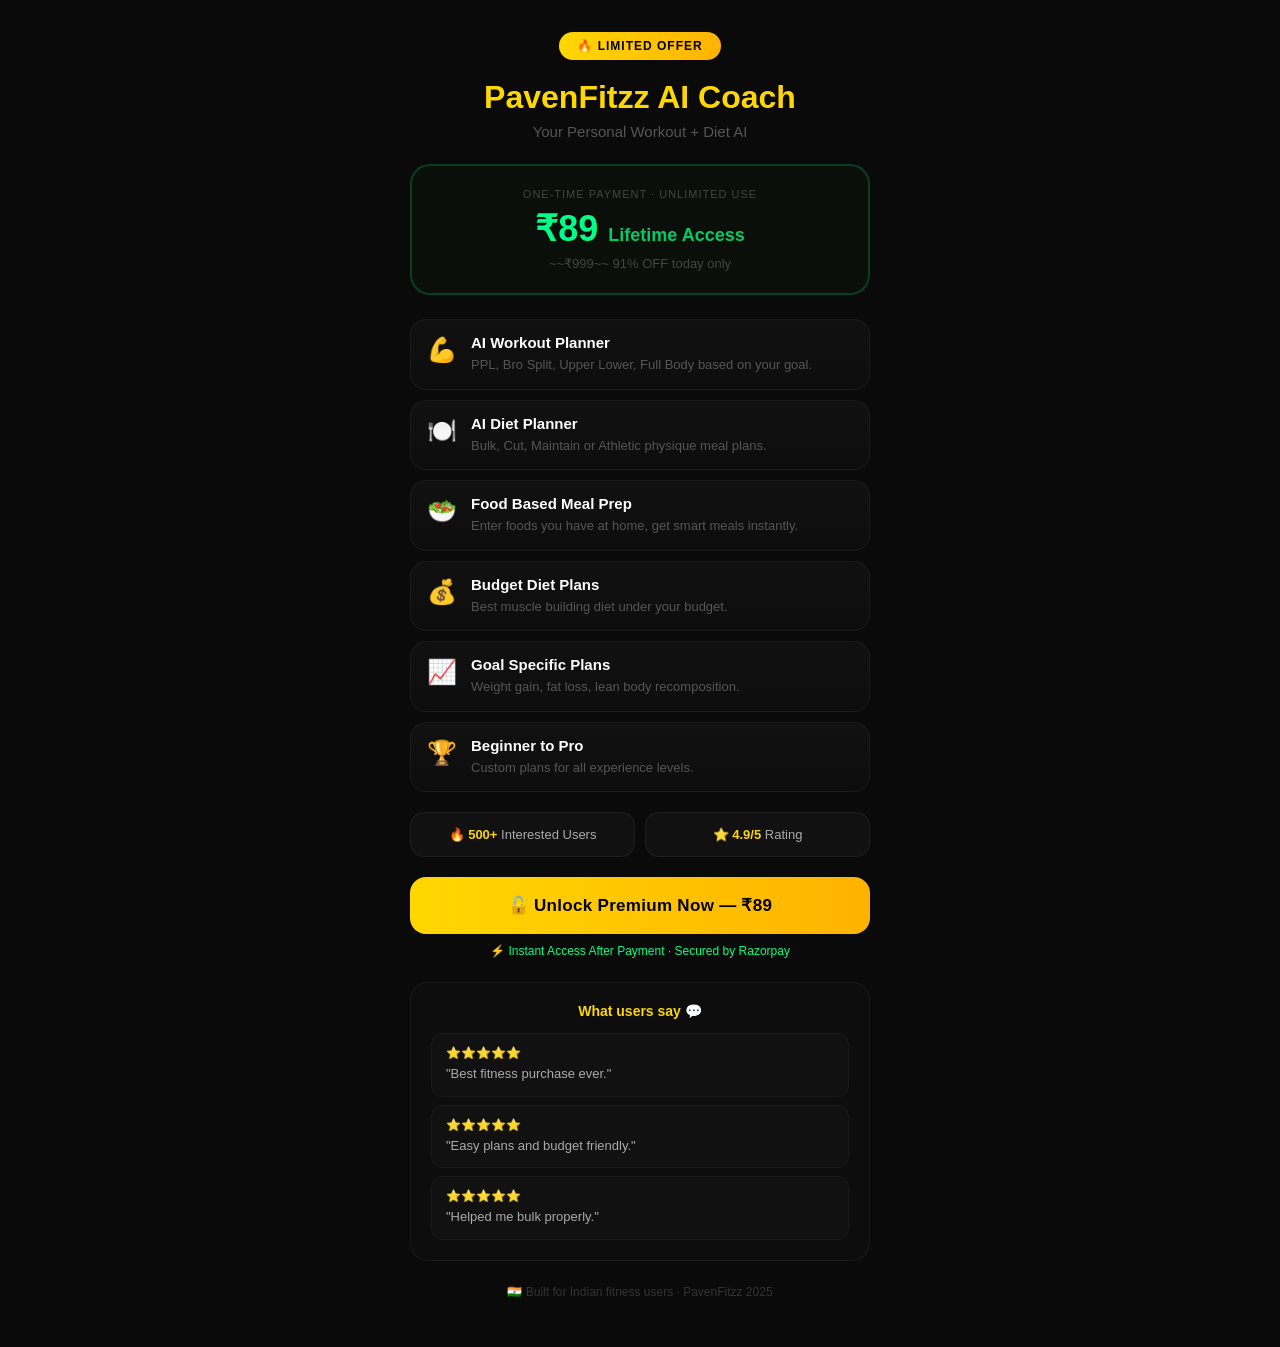
<file: index.html>
<!DOCTYPE html>
<html lang="en">
<head>
<meta charset="UTF-8">
<meta name="viewport" content="width=device-width, initial-scale=1.0">
<title>PavenFitzz AI Coach — Premium</title>
<link rel="stylesheet" href="style.css">
</head>
<body>

<div class="container">

  <!-- HEADER -->
  <div class="top-badge">🔥 LIMITED OFFER</div>
  <h1>PavenFitzz AI Coach</h1>
  <p class="subtitle">Your Personal Workout + Diet AI</p>

  <!-- PRICE BOX -->
  <div class="price-box">
    <div class="price-label">One-Time Payment · Unlimited Use</div>
    <div class="price-val">₹89 <span>Lifetime Access</span></div>
    <div class="price-compare">~~₹999~~ 91% OFF today only</div>
  </div>

  <!-- FEATURES -->
  <div class="features">
    <div class="card">
      <div class="card-icon">💪</div>
      <div>
        <h3>AI Workout Planner</h3>
        <p>PPL, Bro Split, Upper Lower, Full Body based on your goal.</p>
      </div>
    </div>
    <div class="card">
      <div class="card-icon">🍽️</div>
      <div>
        <h3>AI Diet Planner</h3>
        <p>Bulk, Cut, Maintain or Athletic physique meal plans.</p>
      </div>
    </div>
    <div class="card">
      <div class="card-icon">🥗</div>
      <div>
        <h3>Food Based Meal Prep</h3>
        <p>Enter foods you have at home, get smart meals instantly.</p>
      </div>
    </div>
    <div class="card">
      <div class="card-icon">💰</div>
      <div>
        <h3>Budget Diet Plans</h3>
        <p>Best muscle building diet under your budget.</p>
      </div>
    </div>
    <div class="card">
      <div class="card-icon">📈</div>
      <div>
        <h3>Goal Specific Plans</h3>
        <p>Weight gain, fat loss, lean body recomposition.</p>
      </div>
    </div>
    <div class="card">
      <div class="card-icon">🏆</div>
      <div>
        <h3>Beginner to Pro</h3>
        <p>Custom plans for all experience levels.</p>
      </div>
    </div>
  </div>

  <!-- STATS -->
  <div class="stats">
    <div class="mini-box">🔥 <strong>500+</strong> Interested Users</div>
    <div class="mini-box">⭐ <strong>4.9/5</strong> Rating</div>
  </div>

  <!-- CTA -->
  <button class="cta-btn" onclick="unlockPremium()">
    🔓 Unlock Premium Now — ₹89
  </button>
  <p class="small-text">⚡ Instant Access After Payment · Secured by Razorpay</p>

  <!-- REVIEWS -->
  <div class="reviews">
    <div class="review-title">What users say 💬</div>
    <div class="review-item">
      <div class="review-stars">⭐⭐⭐⭐⭐</div>
      <p>"Best fitness purchase ever."</p>
    </div>
    <div class="review-item">
      <div class="review-stars">⭐⭐⭐⭐⭐</div>
      <p>"Easy plans and budget friendly."</p>
    </div>
    <div class="review-item">
      <div class="review-stars">⭐⭐⭐⭐⭐</div>
      <p>"Helped me bulk properly."</p>
    </div>
  </div>

  <p class="footer">🇮🇳 Built for Indian fitness users · PavenFitzz 2025</p>

</div>

<script src="script.js"></script>
</body>
</html>
</file>
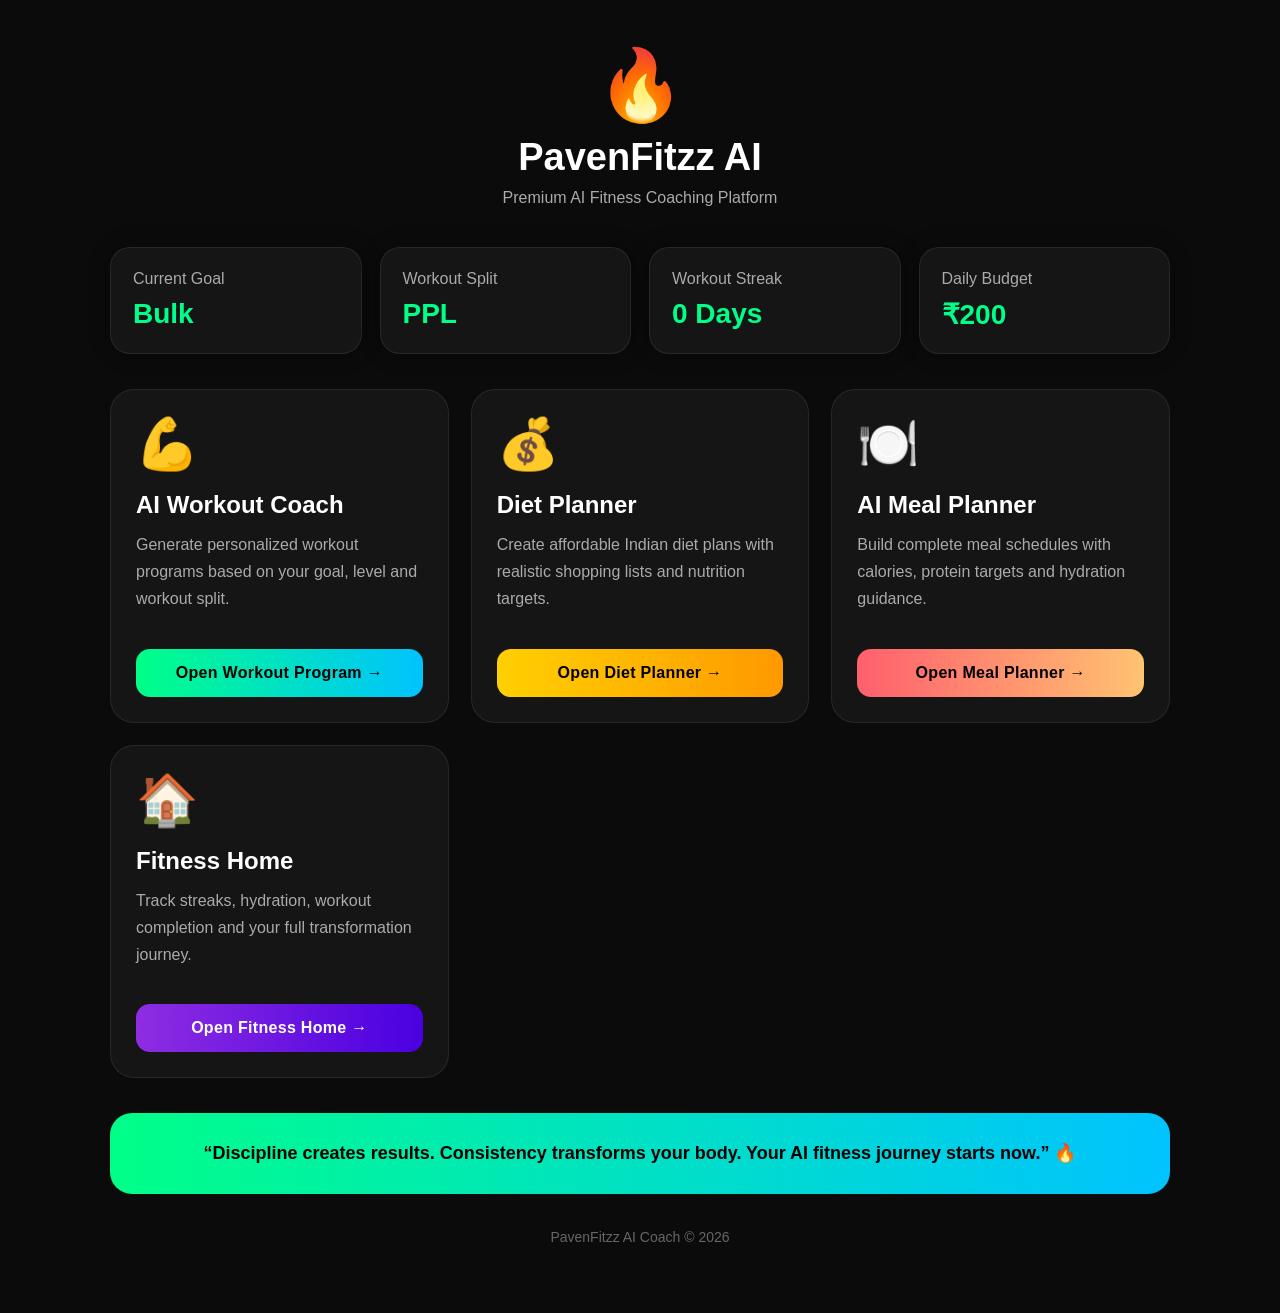
<file: ai-dashboard.html>
<!DOCTYPE html>
<html lang="en">

<head>
<meta charset="UTF-8">
<meta name="viewport"
content="width=device-width, initial-scale=1.0">

<title>PavenFitzz AI Dashboard</title>

<link rel="stylesheet" href="ai.css">

<style>

body{
  margin:0;
  font-family:Arial,sans-serif;
  background:#0b0b0b;
  color:white;
}

.container{
  max-width:1100px;
  margin:auto;
  padding:20px;
}

.header{
  text-align:center;
  margin-bottom:40px;
}

.logo{
  font-size:70px;
  margin-bottom:10px;
}

.title{
  font-size:38px;
  font-weight:700;
}

.subtitle{
  color:#aaa;
  margin-top:10px;
  font-size:16px;
}

.stats-grid{
  display:grid;
  grid-template-columns:
  repeat(auto-fit,minmax(220px,1fr));
  gap:18px;
  margin-bottom:35px;
}

.stat-card{
  background:#151515;
  border-radius:20px;
  padding:22px;
  border:1px solid rgba(255,255,255,0.08);
  box-shadow:0 0 20px rgba(0,0,0,0.4);
}

.stat-title{
  color:#aaa;
  margin-bottom:10px;
}

.stat-value{
  font-size:28px;
  font-weight:700;
  color:#00ff88;
}

.main-grid{
  display:grid;
  grid-template-columns:
  repeat(auto-fit,minmax(280px,1fr));
  gap:22px;
}

.feature-card{
  background:#151515;
  border-radius:24px;
  padding:25px;
  border:1px solid rgba(255,255,255,0.08);
  transition:.3s;
  position:relative;
  overflow:hidden;
}

.feature-card:hover{
  transform:translateY(-5px);
  border-color:#00ff88;
}

.feature-icon{
  font-size:50px;
  margin-bottom:18px;
}

.feature-title{
  font-size:24px;
  font-weight:700;
  margin-bottom:12px;
}

.feature-desc{
  color:#aaa;
  line-height:1.7;
  margin-bottom:22px;
}

.open-btn{
  width:100%;
  padding:15px;
  border:none;
  border-radius:14px;
  font-size:16px;
  font-weight:700;
  cursor:pointer;
  transition:.3s;
}

.workout-btn{
  background:linear-gradient(
  90deg,
  #00ff88,
  #00c3ff
  );

  color:black;
}

.budget-btn{
  background:linear-gradient(
  90deg,
  #ffd000,
  #ff9900
  );

  color:black;
}

.meal-btn{
  background:linear-gradient(
  90deg,
  #ff5f6d,
  #ffc371
  );

  color:black;
}

.home-btn{
  background:linear-gradient(
  90deg,
  #8e2de2,
  #4a00e0
  );

  color:white;
}

.open-btn:hover{
  transform:scale(1.03);
}

.quote-box{
  margin-top:35px;
  background:linear-gradient(
  90deg,
  #00ff88,
  #00c3ff
  );

  color:black;

  padding:24px;
  border-radius:22px;
  text-align:center;
  font-weight:700;
  line-height:1.8;
  font-size:18px;
}

.footer{
  margin-top:35px;
  text-align:center;
  color:#666;
  font-size:14px;
}

</style>

</head>

<body>

<div class="container">

  <!-- HEADER -->

  <div class="header">

    <div class="logo">🔥</div>

    <div class="title">
      PavenFitzz AI
    </div>

    <div class="subtitle">
      Premium AI Fitness Coaching Platform
    </div>

  </div>

  <!-- STATS -->

  <div class="stats-grid">

    <div class="stat-card">

      <div class="stat-title">
        Current Goal
      </div>

      <div class="stat-value"
      id="goalText">

      Bulk

      </div>

    </div>

    <div class="stat-card">

      <div class="stat-title">
        Workout Split
      </div>

      <div class="stat-value"
      id="splitText">

      PPL

      </div>

    </div>

    <div class="stat-card">

      <div class="stat-title">
        Workout Streak
      </div>

      <div class="stat-value"
      id="streakText">

      0 Days

      </div>

    </div>

    <div class="stat-card">

      <div class="stat-title">
        Daily Budget
      </div>

      <div class="stat-value"
      id="budgetText">

      ₹200

      </div>

    </div>

  </div>

  <!-- MAIN FEATURES -->

  <div class="main-grid">

    <!-- WORKOUT -->

    <div class="feature-card">

      <div class="feature-icon">
        💪
      </div>

      <div class="feature-title">
        AI Workout Coach
      </div>

      <div class="feature-desc">

        Generate personalized workout
        programs based on your goal,
        level and workout split.

      </div>

      <button class="open-btn workout-btn"
      onclick="openWorkout()">

      Open Workout Program →

      </button>

    </div>

    <!-- DIET -->

    <div class="feature-card">

      <div class="feature-icon">
        💰
      </div>

      <div class="feature-title">
        Diet Planner
      </div>

      <div class="feature-desc">

        Create affordable Indian diet
        plans with realistic shopping
        lists and nutrition targets.

      </div>

     <button class="open-btn budget-btn"
onclick="openDiet()">

      Open Diet Planner →

      </button>

    </div>

    <!-- MEAL -->

    <div class="feature-card">

      <div class="feature-icon">
        🍽️
      </div>

      <div class="feature-title">
        AI Meal Planner
      </div>

      <div class="feature-desc">

        Build complete meal schedules
        with calories, protein targets
        and hydration guidance.

      </div>

      <button class="open-btn meal-btn"
      onclick="openMeal()">

      Open Meal Planner →

      </button>

    </div>

    <!-- HOME -->

    <div class="feature-card">

      <div class="feature-icon">
        🏠
      </div>

      <div class="feature-title">
        Fitness Home
      </div>

      <div class="feature-desc">

        Track streaks, hydration,
        workout completion and your
        full transformation journey.

      </div>

      <button class="open-btn home-btn"
      onclick="openHome()">

      Open Fitness Home →

      </button>

    </div>

  </div>

  <!-- MOTIVATION -->

  <div class="quote-box">

    “Discipline creates results.
    Consistency transforms your body.
    Your AI fitness journey starts now.” 🔥

  </div>

  <!-- FOOTER -->

  <div class="footer">

    PavenFitzz AI Coach © 2026

  </div>

</div>

<script>

const goal =
localStorage.getItem("goal")
|| "Bulk";

const split =
localStorage.getItem("split")
|| "PPL";

const streak =
localStorage.getItem("streak")
|| "0";

const budget =
localStorage.getItem("budget")
|| "200";

document.getElementById(
  "goalText"
).innerText = goal;

document.getElementById(
  "splitText"
).innerText = split;

document.getElementById(
  "streakText"
).innerText =
streak + " Days";

document.getElementById(
  "budgetText"
).innerText =
"₹" + budget;

function openWorkout(){

  window.location.href =
  "workout.html";

}

function openDiet(){

  window.location.href =
  "diet.html";

}

function openMeal(){

  window.location.href =
  "meal.html";

}

function openHome(){

  window.location.href =
  "home.html";

}

</script>

</body>
</html>
</file>
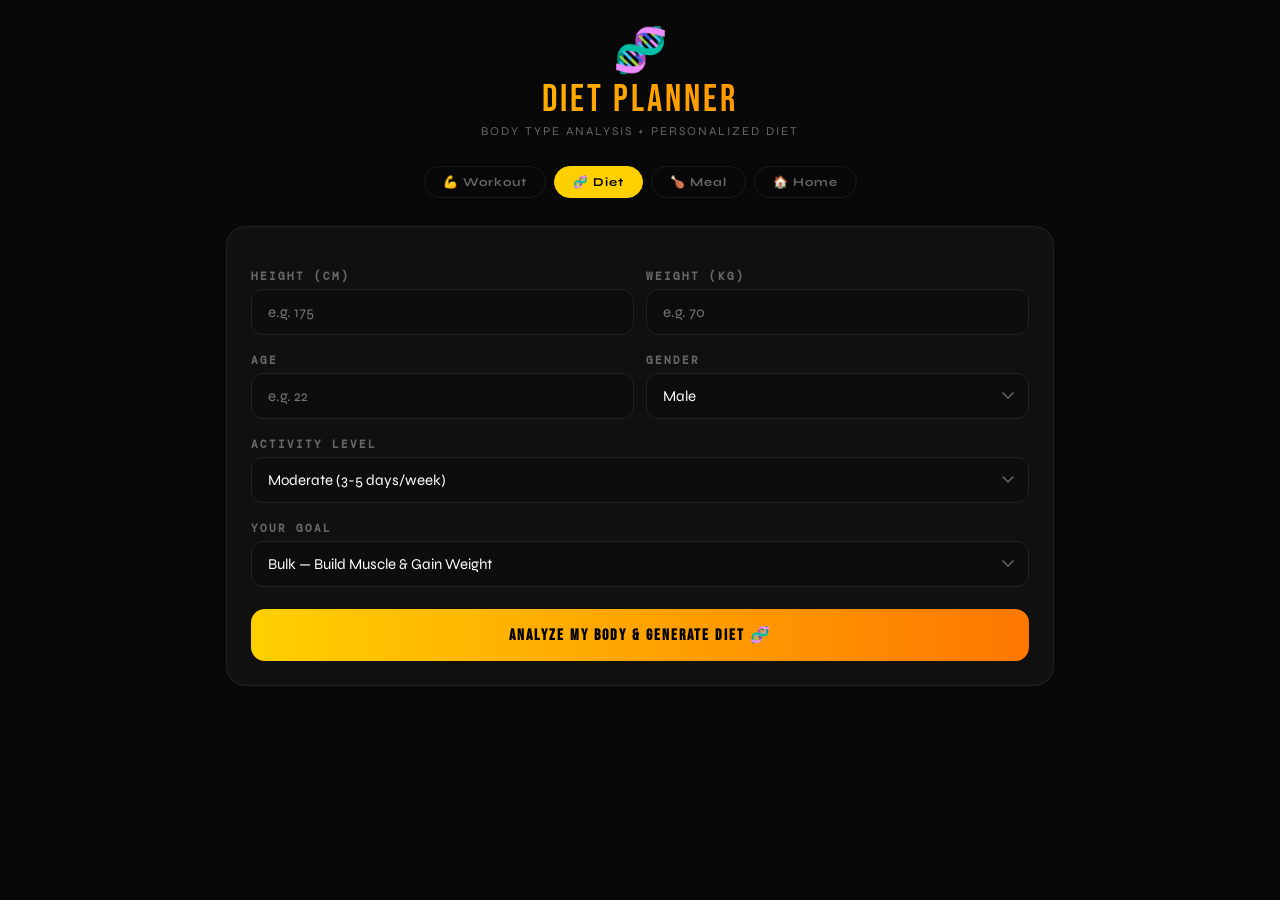
<file: diet.html>
<!DOCTYPE html>
<html lang="en">
<head>
<meta charset="UTF-8">
<meta name="viewport" content="width=device-width, initial-scale=1.0">
<title>PavenFitzz — Diet Planner</title>
<link href="https://fonts.googleapis.com/css2?family=Bebas+Neue&family=Syne:wght@400;600;700;800&family=DM+Mono:wght@400;500&display=swap" rel="stylesheet">
<style>
:root{--bg:#080808;--card:#101010;--green:#00ff88;--blue:#00c3ff;--gold:#ffd000;--red:#ff4455;--orange:#ff7700;--border:rgba(255,255,255,0.07);--muted:#666;}
*{box-sizing:border-box;margin:0;padding:0;}
body{background:var(--bg);color:#f0f0f0;font-family:'Syne',sans-serif;min-height:100vh;}
.wrap{max-width:860px;margin:auto;padding:24px 16px 60px;}
.header{text-align:center;margin-bottom:28px;}
.logo{font-size:44px;}
.brand{font-family:'Bebas Neue',sans-serif;font-size:38px;letter-spacing:3px;background:linear-gradient(90deg,var(--gold),var(--orange));-webkit-background-clip:text;-webkit-text-fill-color:transparent;}
.tagline{color:var(--muted);font-size:12px;letter-spacing:2px;margin-top:2px;}
.nav{display:flex;gap:8px;justify-content:center;margin-bottom:28px;flex-wrap:wrap;}
.nav a{text-decoration:none;padding:8px 18px;border-radius:50px;font-size:12px;font-weight:700;letter-spacing:1px;border:1px solid var(--border);color:var(--muted);transition:all .2s;}
.nav a:hover{border-color:var(--gold);color:var(--gold);}
.nav a.active{background:var(--gold);color:#000;border-color:var(--gold);}
.box{background:var(--card);border-radius:20px;padding:24px;border:1px solid var(--border);margin-bottom:16px;}
.input-label{display:block;margin-top:18px;margin-bottom:6px;font-weight:700;color:var(--muted);letter-spacing:2px;font-size:11px;font-family:'DM Mono',monospace;text-transform:uppercase;}
input[type="number"],select{width:100%;padding:13px 16px;border:1px solid #222;border-radius:12px;background:#0d0d0d;color:white;font-size:15px;font-family:'Syne',sans-serif;outline:none;transition:border-color .2s;}
input[type="number"]:focus,select:focus{border-color:var(--gold);}
select{appearance:none;background-image:url("data:image/svg+xml,%3Csvg xmlns='http://www.w3.org/2000/svg' width='12' height='8' viewBox='0 0 12 8'%3E%3Cpath d='M1 1l5 5 5-5' stroke='%23666' stroke-width='1.5' fill='none' stroke-linecap='round'/%3E%3C/svg%3E");background-repeat:no-repeat;background-position:right 14px center;cursor:pointer;}
.two-col{display:grid;grid-template-columns:1fr 1fr;gap:12px;}
.gen-btn{width:100%;padding:16px;border:none;border-radius:14px;margin-top:22px;font-size:16px;font-weight:800;cursor:pointer;background:linear-gradient(90deg,var(--gold),var(--orange));color:#000;font-family:'Bebas Neue',sans-serif;letter-spacing:2px;transition:all .2s;}
.gen-btn:hover{transform:translateY(-2px);}
.gen-btn:disabled{opacity:0.4;cursor:not-allowed;transform:none;}
.loading{text-align:center;padding:40px;color:var(--gold);font-family:'Bebas Neue',sans-serif;font-size:20px;letter-spacing:2px;}
.dots{display:flex;justify-content:center;gap:8px;margin-top:14px;}
.dots span{width:9px;height:9px;background:var(--gold);border-radius:50%;animation:bop 1s ease infinite;}
.dots span:nth-child(2){animation-delay:.15s;}
.dots span:nth-child(3){animation-delay:.3s;}
@keyframes bop{0%,100%{transform:translateY(0);opacity:.3}50%{transform:translateY(-8px);opacity:1}}
.result{margin-top:24px;}

/* Body Analysis Card */
.analysis-card{background:linear-gradient(135deg,#0d1a0d,#0a1200);border:1px solid rgba(0,255,136,0.2);border-radius:18px;padding:22px;margin-bottom:16px;}
.body-type-header{display:flex;align-items:center;gap:16px;margin-bottom:18px;}
.body-type-icon{width:56px;height:56px;border-radius:14px;display:flex;align-items:center;justify-content:center;font-size:28px;background:rgba(0,255,136,0.1);border:1px solid rgba(0,255,136,0.2);}
.body-type-name{font-family:'Bebas Neue',sans-serif;font-size:28px;letter-spacing:2px;color:var(--green);}
.body-type-sub{font-size:13px;color:var(--muted);margin-top:2px;}
.stats-grid{display:grid;grid-template-columns:repeat(4,1fr);gap:10px;margin-bottom:16px;}
.stat-box{background:#0d0d0d;border-radius:12px;padding:12px;text-align:center;}
.stat-val{font-family:'Bebas Neue',sans-serif;font-size:22px;letter-spacing:1px;}
.stat-val.green{color:var(--green);}
.stat-val.gold{color:var(--gold);}
.stat-val.blue{color:var(--blue);}
.stat-val.orange{color:var(--orange);}
.stat-lbl{font-size:10px;color:var(--muted);font-family:'DM Mono',monospace;text-transform:uppercase;letter-spacing:1px;margin-top:3px;}
.bmi-bar-wrap{margin-bottom:16px;}
.bmi-bar-label{display:flex;justify-content:space-between;font-size:11px;color:var(--muted);font-family:'DM Mono',monospace;margin-bottom:6px;}
.bmi-bar{height:10px;border-radius:99px;background:linear-gradient(90deg,#00c3ff,#00ff88,#ffd000,#ff4455);position:relative;}
.bmi-marker{position:absolute;top:-4px;width:18px;height:18px;border-radius:50%;background:#fff;border:3px solid #000;transform:translateX(-50%);transition:left .5s ease;}
.bmi-ranges{display:flex;justify-content:space-between;font-size:10px;color:var(--muted);font-family:'DM Mono',monospace;margin-top:4px;}
.trait-list{display:flex;flex-wrap:wrap;gap:8px;}
.trait{background:rgba(0,255,136,0.06);border:1px solid rgba(0,255,136,0.15);color:#aaa;font-size:12px;padding:5px 12px;border-radius:50px;font-family:'DM Mono',monospace;}

/* Macro Card */
.macro-card{background:var(--card);border:1px solid var(--border);border-radius:18px;padding:20px;margin-bottom:14px;}
.macro-title{font-family:'Bebas Neue',sans-serif;font-size:18px;letter-spacing:1.5px;color:var(--gold);margin-bottom:14px;}
.macro-grid{display:grid;grid-template-columns:repeat(4,1fr);gap:10px;}
.macro-item{background:#0d0d0d;border-radius:12px;padding:12px;text-align:center;}
.macro-val{font-family:'Bebas Neue',sans-serif;font-size:22px;}
.macro-val.orange{color:var(--orange);}
.macro-val.green{color:var(--green);}
.macro-val.blue{color:var(--blue);}
.macro-val.gold{color:var(--gold);}
.macro-lbl{font-size:10px;color:var(--muted);font-family:'DM Mono',monospace;text-transform:uppercase;letter-spacing:1px;margin-top:3px;}
.macro-bar-wrap{margin-top:14px;}
.macro-bar-track{height:8px;border-radius:99px;background:#1a1a1a;overflow:hidden;display:flex;}
.macro-bar-p{background:var(--green);}
.macro-bar-c{background:var(--blue);}
.macro-bar-f{background:var(--gold);}
.macro-legend{display:flex;gap:14px;margin-top:6px;font-size:11px;font-family:'DM Mono',monospace;color:var(--muted);}
.legend-dot{width:8px;height:8px;border-radius:50%;display:inline-block;margin-right:4px;}

/* Meal Plan */
.meal-section{background:var(--card);border:1px solid var(--border);border-radius:18px;padding:20px;margin-bottom:14px;}
.meal-section-title{font-family:'Bebas Neue',sans-serif;font-size:18px;letter-spacing:1.5px;color:var(--orange);margin-bottom:14px;}
.meal-item{padding:10px 0;border-bottom:1px solid rgba(255,255,255,0.04);}
.meal-item:last-child{border-bottom:none;}
.meal-time{font-size:10px;color:var(--gold);font-family:'DM Mono',monospace;text-transform:uppercase;letter-spacing:1.5px;margin-bottom:4px;}
.meal-foods{font-size:14px;color:#ccc;line-height:1.7;}
.meal-macros{font-size:11px;color:var(--muted);font-family:'DM Mono',monospace;margin-top:4px;}

/* Foods Section */
.foods-section{background:var(--card);border:1px solid var(--border);border-radius:18px;padding:20px;margin-bottom:14px;}
.foods-title{font-family:'Bebas Neue',sans-serif;font-size:18px;letter-spacing:1.5px;color:var(--green);margin-bottom:14px;}
.food-tags{display:flex;flex-wrap:wrap;gap:8px;}
.food-tag{background:rgba(0,255,136,0.06);border:1px solid rgba(0,255,136,0.15);color:#aaa;font-size:13px;padding:6px 14px;border-radius:50px;}
.food-tag.avoid{background:rgba(255,68,85,0.06);border-color:rgba(255,68,85,0.2);color:#ff7777;}

.lock-note{background:#0d0d0d;border-radius:10px;padding:12px 14px;margin-top:4px;font-size:13px;color:var(--muted);line-height:1.7;}
.lock-note strong{color:var(--gold);}
.btn-next{width:100%;padding:15px;border:none;border-radius:14px;font-size:15px;font-weight:800;cursor:pointer;font-family:'Syne',sans-serif;background:linear-gradient(90deg,var(--green),var(--blue));color:#000;margin-top:14px;transition:all .2s;}
.btn-next:hover{transform:translateY(-2px);}
.error-box{background:#1a0a0a;color:#ff7777;padding:16px;border-radius:12px;margin-top:14px;border:1px solid rgba(255,68,85,0.3);font-size:14px;}
.locked-banner{background:linear-gradient(135deg,#1a1200,#120d00);border:1px solid rgba(255,208,0,0.2);border-radius:12px;padding:14px 18px;margin-bottom:16px;display:flex;align-items:center;gap:12px;}
.locked-banner strong{color:var(--gold);}
.locked-banner p{font-size:13px;color:#aaa;line-height:1.6;}
</style>
</head>
<body>
<div class="wrap">
  <div class="header">
    <div class="logo">🧬</div>
    <div class="brand">Diet Planner</div>
    <div class="tagline">BODY TYPE ANALYSIS + PERSONALIZED DIET</div>
  </div>
  <div class="nav">
    <a href="workout.html">💪 Workout</a>
    <a href="diet.html" class="active">🧬 Diet</a>
    <a href="meal.html">🍗 Meal</a>
    <a href="home.html">🏠 Home</a>
  </div>

  <div id="mainContent">
    <div class="box">
      <div class="two-col">
        <div>
          <label class="input-label">Height (cm)</label>
          <input type="number" id="height" placeholder="e.g. 175">
        </div>
        <div>
          <label class="input-label">Weight (kg)</label>
          <input type="number" id="weight" placeholder="e.g. 70">
        </div>
      </div>
      <div class="two-col">
        <div>
          <label class="input-label">Age</label>
          <input type="number" id="age" placeholder="e.g. 22">
        </div>
        <div>
          <label class="input-label">Gender</label>
          <select id="gender">
            <option value="male">Male</option>
            <option value="female">Female</option>
          </select>
        </div>
      </div>
      <label class="input-label">Activity Level</label>
      <select id="activity">
        <option value="1.2">Sedentary (desk job, no exercise)</option>
        <option value="1.375">Light (1-3 days/week)</option>
        <option value="1.55" selected>Moderate (3-5 days/week)</option>
        <option value="1.725">Active (6-7 days/week)</option>
        <option value="1.9">Very Active (athlete/hard training)</option>
      </select>
      <label class="input-label">Your Goal</label>
      <select id="userGoal">
        <option value="Bulk">Bulk — Build Muscle & Gain Weight</option>
        <option value="Cut">Cut — Lose Fat & Get Lean</option>
        <option value="Maintain">Maintain — Stay at Current Weight</option>
        <option value="Recomp">Recomp — Lose Fat + Gain Muscle</option>
      </select>
      <button class="gen-btn" id="genBtn" onclick="analyzeDiet()">
        Analyze My Body & Generate Diet 🧬
      </button>
    </div>
    <div id="dietResult" class="result"></div>
  </div>
</div>

<script>
const WORKER = "https://pavenfitzz-ai.pavendansg.workers.dev/";

window.onload = function() {
  const saved     = localStorage.getItem("dietData");
  const savedDate = localStorage.getItem("dietDate");
  const today     = new Date().toDateString();
  if (saved && savedDate === today) {
    document.getElementById("mainContent").innerHTML =
      `<div class="locked-banner">
        <div style="font-size:24px;">🔒</div>
        <div><strong>Today's Diet Plan Ready</strong>
        <p>Generated once per day. Come back tomorrow for a fresh plan.</p></div>
      </div>` + renderDietHTML(JSON.parse(saved));
  }
};

function calcBMI(w, h) {
  return (w / ((h/100) ** 2)).toFixed(1);
}

function getBodyType(bmi, gender) {
  if (bmi < 18.5) return { type: "Ectomorph", icon: "🦴", desc: "Naturally lean, fast metabolism, hard to gain weight", traits: ["Fast metabolism","Thin frame","Hard gainer","Low body fat"] };
  if (bmi < 25)   return { type: "Mesomorph", icon: "💪", desc: "Athletic build, gains muscle easily, balanced metabolism", traits: ["Athletic build","Gains muscle easily","Medium frame","Good metabolism"] };
  if (bmi < 30)   return { type: "Endomorph", icon: "🔥", desc: "Solid build, gains weight easily, needs more cardio", traits: ["Gains weight easily","Strong build","Slower metabolism","Good strength"] };
  return { type: "Endomorph+", icon: "⚡", desc: "Higher body fat, prioritize fat loss with structured diet", traits: ["High body fat","Slow metabolism","Strong base","Needs deficit"] };
}

function calcTDEE(weight, height, age, gender, activity) {
  let bmr;
  if (gender === "male") {
    bmr = (10 * weight) + (6.25 * height) - (5 * age) + 5;
  } else {
    bmr = (10 * weight) + (6.25 * height) - (5 * age) - 161;
  }
  return Math.round(bmr * activity);
}

function getCalorieTarget(tdee, goal) {
  if (goal === "Bulk")     return tdee + 350;
  if (goal === "Cut")      return tdee - 400;
  if (goal === "Recomp")   return tdee;
  return tdee;
}

function getMacros(calories, weight, goal) {
  let protein, fat, carbs;
  if (goal === "Bulk") {
    protein = Math.round(weight * 2.0);
    fat     = Math.round(weight * 0.8);
  } else if (goal === "Cut") {
    protein = Math.round(weight * 2.4);
    fat     = Math.round(weight * 0.7);
  } else if (goal === "Recomp") {
    protein = Math.round(weight * 2.2);
    fat     = Math.round(weight * 0.75);
  } else {
    protein = Math.round(weight * 1.8);
    fat     = Math.round(weight * 0.7);
  }
  carbs = Math.max(0, Math.round((calories - (protein*4) - (fat*9)) / 4));
  return { protein, fat, carbs };
}

async function analyzeDiet() {
  const height   = parseFloat(document.getElementById("height").value);
  const weight   = parseFloat(document.getElementById("weight").value);
  const age      = parseInt(document.getElementById("age").value);
  const gender   = document.getElementById("gender").value;
  const activity = parseFloat(document.getElementById("activity").value);
  const goal     = document.getElementById("userGoal").value;

  if (!height || !weight || !age) {
    alert("⚠️ Fill all fields!"); return;
  }

  const btn = document.getElementById("genBtn");
  btn.disabled = true;
  document.getElementById("dietResult").innerHTML =
    `<div class="loading">🧬 Analyzing Your Body Type<div class="dots"><span></span><span></span><span></span></div></div>`;

  const bmi        = calcBMI(weight, height);
  const bodyType   = getBodyType(parseFloat(bmi), gender);
  const tdee       = calcTDEE(weight, height, age, gender, activity);
  const calTarget  = getCalorieTarget(tdee, goal);
  const macros     = getMacros(calTarget, weight, goal);
  const bmiPct     = Math.min(100, Math.max(0, ((parseFloat(bmi) - 15) / (40-15)) * 100)).toFixed(0);

  const prompt = `You are an expert Indian nutritionist. Create a personalized diet plan.

Body: ${gender}, ${age} years, ${height}cm, ${weight}kg
BMI: ${bmi} — Body Type: ${bodyType.type}
Goal: ${goal}
Daily Calories: ${calTarget}kcal
Targets: ${macros.protein}g protein, ${macros.carbs}g carbs, ${macros.fat}g fat

Create a COMPLETE Indian diet plan. Format STRICTLY:

MEAL PLAN:
Breakfast | 7:00 AM | Xcal | Xg P
- [food item with quantity]
- [food item with quantity]

Lunch | 1:00 PM | Xcal | Xg P
- [food item with quantity]
- [food item with quantity]

Snack | 4:00 PM | Xcal | Xg P
- [food item with quantity]

Dinner | 8:00 PM | Xcal | Xg P
- [food item with quantity]
- [food item with quantity]

EAT MORE:
[list 6 best foods for ${bodyType.type} + ${goal} goal, one per line with reason]

AVOID:
[list 4 foods to avoid, one per line with reason]

TIPS:
[3 specific tips for ${bodyType.type} body type with ${goal} goal]

Keep it short, practical, Indian foods. No extra text.`;

  try {
    const res  = await fetch(WORKER, {method:"POST", headers:{"Content-Type":"application/json"}, body:JSON.stringify({prompt})});
    const data = await res.json();
    const text = data.text || "";
    if (!text) throw new Error("No response from AI");

    const parsed = parseDiet(text);
    const fullData = { bmi, bodyType, tdee, calTarget, macros, bmiPct, goal, parsed, weight, height, age, gender };

    localStorage.setItem("dietData", JSON.stringify(fullData));
    localStorage.setItem("dietDate", new Date().toDateString());
    localStorage.setItem("goal", goal);

    document.getElementById("dietResult").innerHTML = renderDietHTML(fullData);
  } catch(err) {
    document.getElementById("dietResult").innerHTML = `<div class="error-box">⚠️ ${err.message}</div>`;
  }
  btn.disabled = false;
}

function parseDiet(text) {
  const lines = text.split("\n").map(l => l.trim()).filter(Boolean);
  const meals = [];
  const eatMore = [];
  const avoid   = [];
  const tips    = [];
  let section = "";
  let current = null;

  lines.forEach(line => {
    if (line.match(/^meal plan/i))  { section = "meals"; return; }
    if (line.match(/^eat more/i))   { if(current) meals.push(current); current=null; section = "eat"; return; }
    if (line.match(/^avoid/i))      { section = "avoid"; return; }
    if (line.match(/^tips/i))       { section = "tips"; return; }

    if (section === "meals") {
      const mealHeader = line.match(/^(breakfast|lunch|snack|dinner|pre|post)/i);
      if (mealHeader) {
        if (current) meals.push(current);
        const parts = line.split("|").map(p => p.trim());
        current = {
          name:  parts[0] || line,
          time:  parts[1] || "",
          cal:   (parts[2] || "").replace("cal","").replace("kcal","").trim(),
          prot:  (parts[3] || "").replace("g P","").replace("g protein","").trim(),
          foods: []
        };
      } else if (current && line.match(/^[•\-]/)) {
        current.foods.push(line.replace(/^[•\-]\s*/,""));
      }
    }

    if (section === "eat"   && line.match(/^[•\-]/)) eatMore.push(line.replace(/^[•\-]\s*/,""));
    if (section === "avoid" && line.match(/^[•\-]/)) avoid.push(line.replace(/^[•\-]\s*/,""));
    if (section === "tips"  && line.match(/^[•\-\d]/)) tips.push(line.replace(/^[\d\.\-•]\s*/,""));
  });

  if (current) meals.push(current);
  return { meals, eatMore, avoid, tips };
}

function renderDietHTML(data) {
  const { bmi, bodyType, tdee, calTarget, macros, bmiPct, goal, parsed } = data;
  const totalMacCal = (macros.protein*4) + (macros.carbs*4) + (macros.fat*9);
  const pPct = Math.round((macros.protein*4)/totalMacCal*100);
  const cPct = Math.round((macros.carbs*4)/totalMacCal*100);
  const fPct = 100 - pPct - cPct;

  const mealEmojis = { breakfast:"🌅", lunch:"☀️", snack:"⚡", dinner:"🌙", pre:"💪", post:"🔄" };

  let html = `
    <div class="analysis-card">
      <div class="body-type-header">
        <div class="body-type-icon">${bodyType.icon}</div>
        <div>
          <div class="body-type-name">${bodyType.type}</div>
          <div class="body-type-sub">${bodyType.desc}</div>
        </div>
      </div>

      <div class="stats-grid">
        <div class="stat-box"><div class="stat-val green">${bmi}</div><div class="stat-lbl">BMI</div></div>
        <div class="stat-box"><div class="stat-val gold">${calTarget}</div><div class="stat-lbl">Calories</div></div>
        <div class="stat-box"><div class="stat-val blue">${tdee}</div><div class="stat-lbl">TDEE</div></div>
        <div class="stat-box"><div class="stat-val orange">${goal}</div><div class="stat-lbl">Goal</div></div>
      </div>

      <div class="bmi-bar-wrap">
        <div class="bmi-bar-label"><span>Underweight</span><span>Normal</span><span>Overweight</span><span>Obese</span></div>
        <div class="bmi-bar"><div class="bmi-marker" style="left:${bmiPct}%"></div></div>
        <div class="bmi-ranges"><span>15</span><span>18.5</span><span>25</span><span>30</span><span>40</span></div>
      </div>

      <div class="trait-list">
        ${bodyType.traits.map(t => `<span class="trait">${t}</span>`).join("")}
      </div>
    </div>

    <div class="macro-card">
      <div class="macro-title">📊 Daily Macro Targets</div>
      <div class="macro-grid">
        <div class="macro-item"><div class="macro-val orange">${calTarget}</div><div class="macro-lbl">Calories</div></div>
        <div class="macro-item"><div class="macro-val green">${macros.protein}g</div><div class="macro-lbl">Protein</div></div>
        <div class="macro-item"><div class="macro-val blue">${macros.carbs}g</div><div class="macro-lbl">Carbs</div></div>
        <div class="macro-item"><div class="macro-val gold">${macros.fat}g</div><div class="macro-lbl">Fat</div></div>
      </div>
      <div class="macro-bar-wrap">
        <div class="macro-bar-track">
          <div class="macro-bar-p" style="width:${pPct}%"></div>
          <div class="macro-bar-c" style="width:${cPct}%"></div>
          <div class="macro-bar-f" style="width:${fPct}%"></div>
        </div>
        <div class="macro-legend">
          <span><span class="legend-dot" style="background:var(--green)"></span>Protein ${pPct}%</span>
          <span><span class="legend-dot" style="background:var(--blue)"></span>Carbs ${cPct}%</span>
          <span><span class="legend-dot" style="background:var(--gold)"></span>Fat ${fPct}%</span>
        </div>
      </div>
    </div>`;

  if (parsed.meals.length > 0) {
    html += `<div class="meal-section"><div class="meal-section-title">🍽️ Daily Meal Plan</div>`;
    parsed.meals.forEach(meal => {
      const key   = Object.keys(mealEmojis).find(k => meal.name.toLowerCase().includes(k));
      const emoji = key ? mealEmojis[key] : "🍽️";
      html += `
        <div class="meal-item">
          <div class="meal-time">${emoji} ${meal.name} ${meal.time ? "· "+meal.time : ""}</div>
          <div class="meal-foods">${meal.foods.map(f => "• "+f).join("<br>")}</div>
          ${meal.cal || meal.prot ? `<div class="meal-macros">${meal.cal ? meal.cal+"kcal" : ""} ${meal.prot ? "· "+meal.prot+"g protein" : ""}</div>` : ""}
        </div>`;
    });
    html += `</div>`;
  }

  if (parsed.eatMore.length > 0) {
    html += `<div class="foods-section"><div class="foods-title">✅ Eat More</div><div class="food-tags">`;
    parsed.eatMore.forEach(f => { html += `<span class="food-tag">${f}</span>`; });
    html += `</div></div>`;
  }

  if (parsed.avoid.length > 0) {
    html += `<div class="foods-section"><div class="foods-title" style="color:var(--red)">❌ Avoid</div><div class="food-tags">`;
    parsed.avoid.forEach(f => { html += `<span class="food-tag avoid">${f}</span>`; });
    html += `</div></div>`;
  }

  if (parsed.tips.length > 0) {
    html += `<div class="meal-section"><div class="meal-section-title" style="color:var(--green)">💡 Tips for ${bodyType.type}</div>`;
    parsed.tips.forEach((tip,i) => {
      html += `<div class="meal-item"><div class="meal-foods">${i+1}. ${tip}</div></div>`;
    });
    html += `</div>`;
  }

  html += `
    <div class="lock-note"><strong>🔒 One analysis per day.</strong> Your diet plan resets tomorrow. Stay consistent with your ${goal} goal!</div>
    <button class="btn-next" onclick="window.location.href='meal.html'">Continue to Meal Planner →</button>`;

  return html;
}
</script>
</body>
</html>
</file>
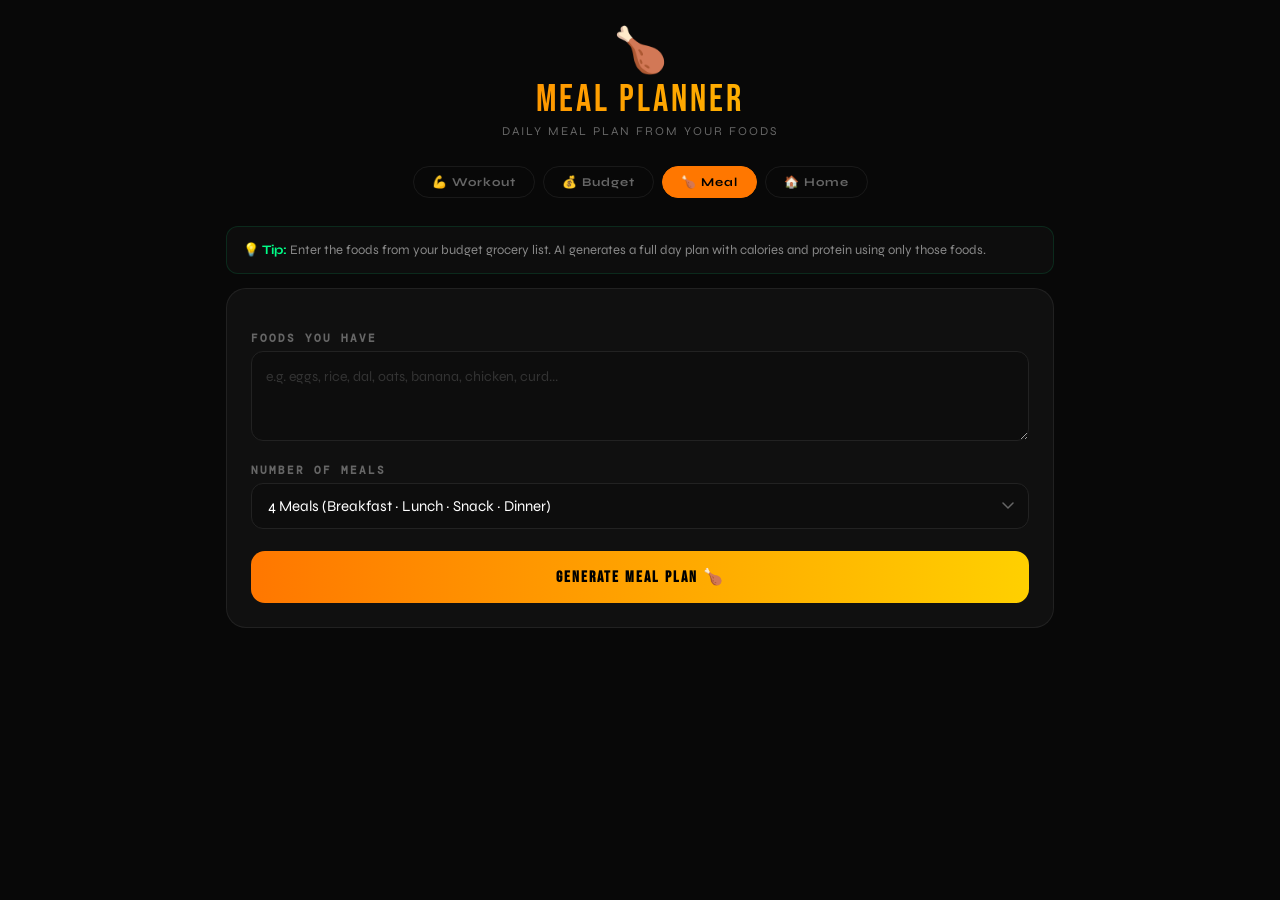
<file: meal.html>
<!DOCTYPE html>
<html lang="en">
<head>
<meta charset="UTF-8">
<meta name="viewport" content="width=device-width, initial-scale=1.0">
<title>PavenFitzz — Meal Planner</title>
<link href="https://fonts.googleapis.com/css2?family=Bebas+Neue&family=Syne:wght@400;600;700;800&family=DM+Mono:wght@400;500&display=swap" rel="stylesheet">
<style>
:root{--bg:#080808;--card:#101010;--green:#00ff88;--blue:#00c3ff;--gold:#ffd000;--orange:#ff7700;--red:#ff4455;--border:rgba(255,255,255,0.07);--muted:#666;}
*{box-sizing:border-box;margin:0;padding:0;}
body{background:var(--bg);color:#f0f0f0;font-family:'Syne',sans-serif;min-height:100vh;}
.wrap{max-width:860px;margin:auto;padding:24px 16px 60px;}
.header{text-align:center;margin-bottom:28px;}
.logo{font-size:44px;}
.brand{font-family:'Bebas Neue',sans-serif;font-size:38px;letter-spacing:3px;background:linear-gradient(90deg,var(--orange),var(--gold));-webkit-background-clip:text;-webkit-text-fill-color:transparent;}
.tagline{color:var(--muted);font-size:12px;letter-spacing:2px;margin-top:2px;}
.nav{display:flex;gap:8px;justify-content:center;margin-bottom:28px;flex-wrap:wrap;}
.nav a{text-decoration:none;padding:8px 18px;border-radius:50px;font-size:12px;font-weight:700;letter-spacing:1px;border:1px solid var(--border);color:var(--muted);transition:all .2s;}
.nav a:hover{border-color:var(--orange);color:var(--orange);}
.nav a.active{background:var(--orange);color:#000;border-color:var(--orange);}
.hint-box{background:#0d0d0d;border:1px solid rgba(0,255,136,0.12);border-radius:12px;padding:12px 16px;margin-bottom:14px;font-size:13px;color:#888;line-height:1.7;}
.hint-box strong{color:var(--green);}
.box{background:var(--card);border-radius:20px;padding:24px;border:1px solid var(--border);}
.input-label{display:block;margin-top:18px;margin-bottom:6px;font-weight:700;color:var(--muted);letter-spacing:2px;font-size:11px;font-family:'DM Mono',monospace;text-transform:uppercase;}
textarea{width:100%;padding:14px;border:1px solid #222;border-radius:12px;background:#0d0d0d;color:white;font-size:14px;font-family:'Syne',sans-serif;outline:none;resize:vertical;min-height:90px;transition:border-color .2s;line-height:1.6;}
textarea:focus{border-color:var(--orange);}
textarea::placeholder{color:#333;}
select{width:100%;padding:13px 16px;border:1px solid #222;border-radius:12px;background:#0d0d0d;color:white;font-size:15px;font-family:'Syne',sans-serif;outline:none;transition:border-color .2s;appearance:none;background-image:url("data:image/svg+xml,%3Csvg xmlns='http://www.w3.org/2000/svg' width='12' height='8' viewBox='0 0 12 8'%3E%3Cpath d='M1 1l5 5 5-5' stroke='%23666' stroke-width='1.5' fill='none' stroke-linecap='round'/%3E%3C/svg%3E");background-repeat:no-repeat;background-position:right 14px center;cursor:pointer;}
select:focus{border-color:var(--orange);}
.gen-btn{width:100%;padding:16px;border:none;border-radius:14px;margin-top:22px;font-size:16px;font-weight:800;cursor:pointer;background:linear-gradient(90deg,var(--orange),var(--gold));color:#000;font-family:'Bebas Neue',sans-serif;letter-spacing:2px;transition:all .2s;}
.gen-btn:hover{transform:translateY(-2px);}
.gen-btn:disabled{opacity:0.4;cursor:not-allowed;transform:none;}
.loading{text-align:center;padding:40px;color:var(--orange);font-family:'Bebas Neue',sans-serif;font-size:20px;letter-spacing:2px;}
.dots{display:flex;justify-content:center;gap:8px;margin-top:14px;}
.dots span{width:9px;height:9px;background:var(--orange);border-radius:50%;animation:bop 1s ease infinite;}
.dots span:nth-child(2){animation-delay:.15s;}
.dots span:nth-child(3){animation-delay:.3s;}
@keyframes bop{0%,100%{transform:translateY(0);opacity:.3}50%{transform:translateY(-8px);opacity:1}}
.result{margin-top:24px;}
.macro-row{display:grid;grid-template-columns:repeat(4,1fr);gap:8px;margin-bottom:16px;}
.macro-card{background:#0d0d0d;border:1px solid var(--border);border-radius:12px;padding:12px;text-align:center;}
.macro-val{font-family:'Bebas Neue',sans-serif;font-size:22px;letter-spacing:1px;}
.macro-val.orange{color:var(--orange);}
.macro-val.green{color:var(--green);}
.macro-val.blue{color:var(--blue);}
.macro-val.gold{color:var(--gold);}
.macro-label{font-size:10px;color:var(--muted);font-family:'DM Mono',monospace;text-transform:uppercase;letter-spacing:1px;margin-top:2px;}
.meal-card{background:var(--card);border:1px solid var(--border);border-left:3px solid var(--orange);border-radius:14px;padding:18px;margin-bottom:10px;}
.meal-header{display:flex;justify-content:space-between;align-items:center;margin-bottom:10px;}
.meal-title{font-family:'Bebas Neue',sans-serif;font-size:18px;letter-spacing:1.5px;color:var(--orange);}
.meal-cal{background:rgba(255,119,0,0.1);border:1px solid rgba(255,119,0,0.25);color:var(--orange);padding:3px 10px;border-radius:50px;font-size:11px;font-weight:700;font-family:'DM Mono',monospace;}
.food-item{padding:7px 0;border-bottom:1px solid rgba(255,255,255,0.04);font-size:14px;color:#ccc;display:flex;gap:8px;align-items:flex-start;}
.food-item:last-child{border-bottom:none;}
.f-dot{width:5px;height:5px;background:var(--orange);border-radius:50%;margin-top:8px;flex-shrink:0;}
.day-note{background:#0d0d0d;border-radius:10px;padding:11px 14px;margin-top:12px;font-size:13px;color:var(--muted);display:flex;justify-content:space-between;}
.day-note span{color:var(--green);font-weight:700;}
.locked-note{background:#0d0d0d;border-radius:10px;padding:12px 14px;margin-top:14px;font-size:13px;color:var(--muted);line-height:1.7;}
.locked-note strong{color:var(--orange);}
.btn-home{width:100%;padding:15px;border:none;border-radius:14px;font-size:15px;font-weight:800;cursor:pointer;font-family:'Syne',sans-serif;background:linear-gradient(90deg,var(--green),var(--blue));color:#000;margin-top:14px;transition:all .2s;}
.btn-home:hover{transform:translateY(-2px);}
.error-box{background:#1a0a0a;color:#ff7777;padding:16px;border-radius:12px;margin-top:14px;border:1px solid rgba(255,68,85,0.3);font-size:14px;}
.locked-banner{background:linear-gradient(135deg,#1a0d00,#120900);border:1px solid rgba(255,119,0,0.2);border-radius:12px;padding:14px 18px;margin-bottom:16px;display:flex;align-items:center;gap:12px;}
.locked-banner strong{color:var(--orange);}
.locked-banner p{font-size:13px;color:#aaa;line-height:1.6;}
</style>
</head>
<body>
<div class="wrap">
  <div class="header">
    <div class="logo">🍗</div>
    <div class="brand">Meal Planner</div>
    <div class="tagline">DAILY MEAL PLAN FROM YOUR FOODS</div>
  </div>
  <div class="nav">
    <a href="workout.html">💪 Workout</a>
    <a href="budget.html">💰 Budget</a>
    <a href="meal.html" class="active">🍗 Meal</a>
    <a href="home.html">🏠 Home</a>
  </div>

  <div id="mainContent">
    <div class="hint-box">
      💡 <strong>Tip:</strong> Enter the foods from your budget grocery list. AI generates a full day plan with calories and protein using only those foods.
    </div>
    <div class="box">
      <label class="input-label">Foods You Have</label>
      <textarea id="foods" placeholder="e.g. eggs, rice, dal, oats, banana, chicken, curd..."></textarea>
      <label class="input-label">Number of Meals</label>
      <select id="meals">
        <option value="4">4 Meals (Breakfast · Lunch · Snack · Dinner)</option>
        <option value="5">5 Meals (+ Pre-Workout)</option>
        <option value="6">6 Meals (+ Pre + Post Workout)</option>
      </select>
      <button class="gen-btn" id="genBtn" onclick="generateMeal()">Generate Meal Plan 🍗</button>
    </div>
    <div id="mealResult" class="result"></div>
  </div>
</div>

<script>
const WORKER = "https://pavenfitzz-ai.pavendansg.workers.dev/";
const goal = localStorage.getItem("goal") || "Bulk";

const CALORIE_TARGETS = {Bulk:3000, Cut:1800, Maintain:2400, Athletic:2600};
const PROTEIN_TARGETS = {Bulk:140,  Cut:160,  Maintain:120,  Athletic:150};

window.onload = function() {
  const budgetFoods = localStorage.getItem("budgetFoods");
  if (budgetFoods) {
    document.getElementById("foods").value = budgetFoods;
  }

  const savedMeal = localStorage.getItem("mealData");
  const savedDate = localStorage.getItem("mealDate");
  const today = new Date().toDateString();

  if (savedMeal && savedDate === today) {
    document.getElementById("mainContent").innerHTML =
      `<div class="locked-banner">
        <div style="font-size:24px;">🔒</div>
        <div><strong>Today's Meal Plan Ready</strong><p>Generated once per day. Come back tomorrow for a fresh plan.</p></div>
      </div>` + renderMealHTML(JSON.parse(savedMeal));
  }
};

async function generateMeal() {
  const foods = document.getElementById("foods").value.trim();
  const meals = document.getElementById("meals").value;
  const btn   = document.getElementById("genBtn");

  if (!foods) { alert("⚠️ Enter the foods you have!"); return; }

  btn.disabled = true;
  document.getElementById("mealResult").innerHTML =
    `<div class="loading">🍳 Creating Your Meal Plan<div class="dots"><span></span><span></span><span></span></div></div>`;

  const calTarget  = CALORIE_TARGETS[goal] || 2500;
  const protTarget = PROTEIN_TARGETS[goal] || 130;

  const mealNames = meals == 4
    ? "Breakfast, Lunch, Snack, Dinner"
    : meals == 5
    ? "Breakfast, Lunch, Snack, Pre-Workout, Dinner"
    : "Breakfast, Lunch, Snack, Pre-Workout, Post-Workout, Dinner";

  const prompt = `Indian fitness meal planner. Goal: ${goal}. Target: ${calTarget}cal, ${protTarget}g protein.
Available foods: ${foods}.
Create ${meals} meals: ${mealNames}.
Use ONLY the listed foods. Indian style. Keep it short and clear.

FORMAT:
BREAKFAST — 350cal | 25g P
- 3 Eggs scrambled
- 1 cup Oats with banana

LUNCH — 500cal | 40g P
- 150g Chicken curry
- 1 cup Rice

[continue for all meals]

DAILY TOTAL:
Calories: Xkcal | Protein: Xg | Carbs: Xg | Fat: Xg

No extra text. Only meals and totals.`;

  try {
    const res  = await fetch(WORKER, {method:"POST",headers:{"Content-Type":"application/json"},body:JSON.stringify({prompt})});
    const data = await res.json();
    const text = data.text || "";
    if (!text) throw new Error("No response");

    const parsed = parseMeal(text);
    localStorage.setItem("mealData", JSON.stringify(parsed));
    localStorage.setItem("mealDate", new Date().toDateString());

    document.getElementById("mealResult").innerHTML = renderMealHTML(parsed);
  } catch(err) {
    document.getElementById("mealResult").innerHTML = `<div class="error-box">⚠️ ${err.message}</div>`;
  }
  btn.disabled = false;
}

function parseMeal(text) {
  const lines = text.split("\n").map(l => l.trim()).filter(Boolean);
  const meals = [];
  const totals = {};
  let current = null;

  const mealKeywords = /^(breakfast|lunch|snack|dinner|pre-workout|post-workout|pre workout|post workout)/i;

  lines.forEach(line => {
    if (line.match(/^daily total/i)) { current = null; return; }
    if (line.match(/^calories/i) && !current) { const m = line.match(/(\d+)/); if(m) totals.cal = m[1]; return; }
    if (line.match(/^protein/i)  && !current) { const m = line.match(/(\d+)/); if(m) totals.prot = m[1]; return; }
    if (line.match(/^carbs/i)    && !current) { const m = line.match(/(\d+)/); if(m) totals.carbs = m[1]; return; }
    if (line.match(/^fat/i)      && !current) { const m = line.match(/(\d+)/); if(m) totals.fat = m[1]; return; }

    if (line.match(mealKeywords)) {
      if (current) meals.push(current);
      const calM  = line.match(/(\d+)cal/i);
      const protM = line.match(/(\d+)g\s*P/i);
      const titleClean = line.split("—")[0].split("|")[0].trim();
      current = { title: titleClean, cal: calM?.[1]||"", prot: protM?.[1]||"", items: [] };
    } else if (current && line.match(/^[•\-]/)) {
      current.items.push(line.replace(/^[•\-]\s*/,""));
    }
  });
  if (current) meals.push(current);

  return { meals, totals };
}

function renderMealHTML(data) {
  const calTarget  = CALORIE_TARGETS[goal] || 2500;
  const protTarget = PROTEIN_TARGETS[goal] || 130;

  const mealEmojis = {
    breakfast:"🌅", lunch:"☀️", snack:"⚡",
    dinner:"🌙", "pre-workout":"💪", "post-workout":"🔄"
  };

  let html = `
    <div class="macro-row">
      <div class="macro-card"><div class="macro-val orange">${data.totals.cal || calTarget}</div><div class="macro-label">Calories</div></div>
      <div class="macro-card"><div class="macro-val green">${data.totals.prot || protTarget}g</div><div class="macro-label">Protein</div></div>
      <div class="macro-card"><div class="macro-val blue">${data.totals.carbs || "—"}g</div><div class="macro-label">Carbs</div></div>
      <div class="macro-card"><div class="macro-val gold">${data.totals.fat || "—"}g</div><div class="macro-label">Fat</div></div>
    </div>`;

  data.meals.forEach(meal => {
    const key   = Object.keys(mealEmojis).find(k => meal.title.toLowerCase().includes(k));
    const emoji = key ? mealEmojis[key] : "🍽️";
    html += `
      <div class="meal-card">
        <div class="meal-header">
          <div class="meal-title">${emoji} ${meal.title}</div>
          ${meal.cal ? `<div class="meal-cal">${meal.cal}kcal${meal.prot ? " · "+meal.prot+"g P":""}</div>` : ""}
        </div>
        ${meal.items.map(item => `<div class="food-item"><div class="f-dot"></div><span>${item}</span></div>`).join("")}
      </div>`;
  });

  html += `
    <div class="day-note">
      Today's plan · Resets tomorrow
      <span>📅 ${new Date().toDateString()}</span>
    </div>
    <div class="locked-note"><strong>✅ One plan per day.</strong> Stay consistent with your goal: ${goal}. Prep meals in advance for best results.</div>
    <button class="btn-home" onclick="window.location.href='home.html'">← Back to Home</button>`;

  return html;
}
</script>
</body>
</html>
</file>
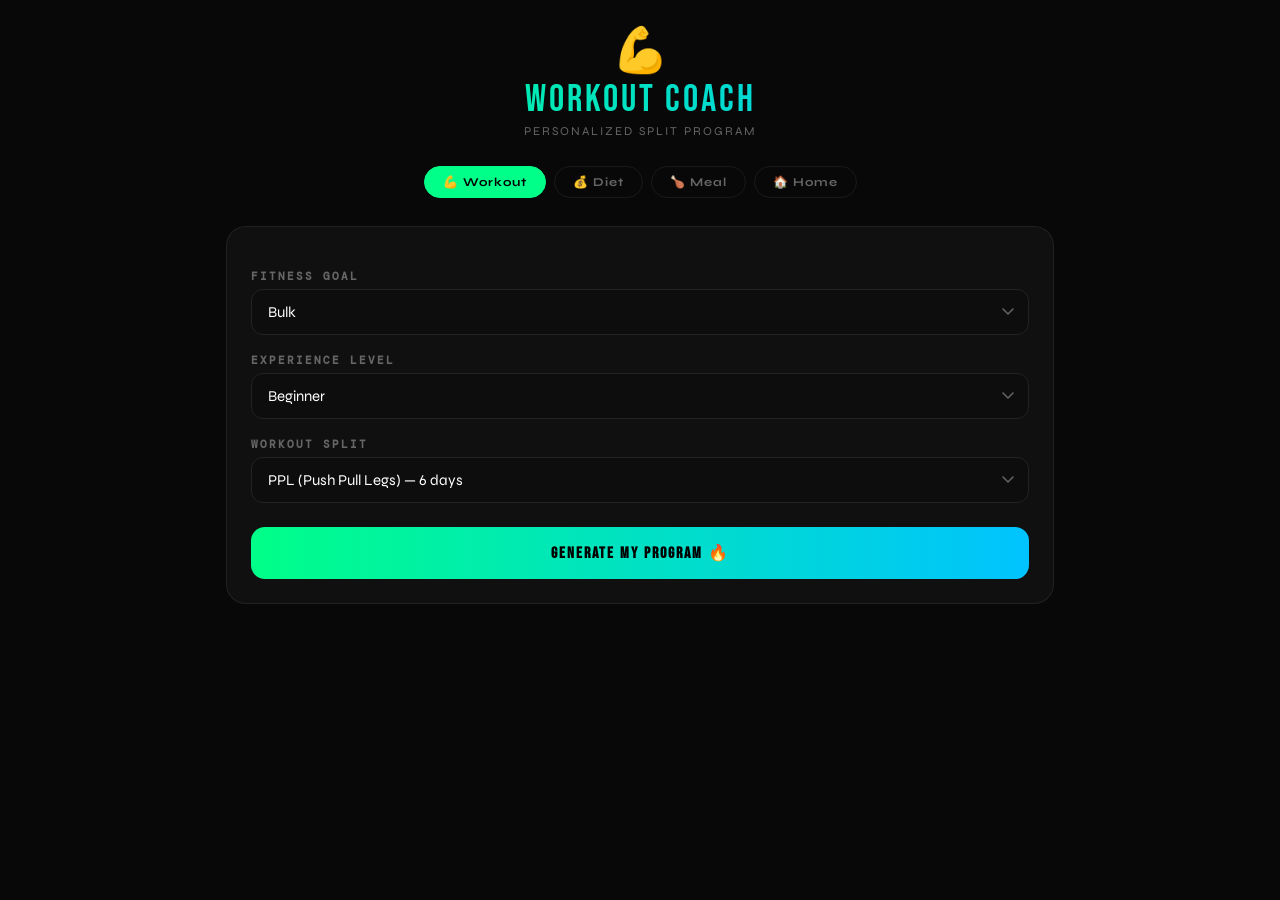
<file: workout.html>
<!DOCTYPE html>
<html lang="en">
<head>
<meta charset="UTF-8">
<meta name="viewport" content="width=device-width, initial-scale=1.0">
<title>PavenFitzz — Workout</title>
<link href="https://fonts.googleapis.com/css2?family=Bebas+Neue&family=Syne:wght@400;600;700;800&family=DM+Mono:wght@400;500&display=swap" rel="stylesheet">
<style>
:root{--bg:#080808;--card:#101010;--green:#00ff88;--blue:#00c3ff;--gold:#ffd000;--red:#ff4455;--border:rgba(255,255,255,0.07);--muted:#666;}
*{box-sizing:border-box;margin:0;padding:0;}
body{background:var(--bg);color:#f0f0f0;font-family:'Syne',sans-serif;min-height:100vh;}
.wrap{max-width:860px;margin:auto;padding:24px 16px 60px;}
.header{text-align:center;margin-bottom:28px;}
.logo{font-size:44px;}
.brand{font-family:'Bebas Neue',sans-serif;font-size:38px;letter-spacing:3px;background:linear-gradient(90deg,var(--green),var(--blue));-webkit-background-clip:text;-webkit-text-fill-color:transparent;}
.tagline{color:var(--muted);font-size:12px;letter-spacing:2px;margin-top:2px;}
.nav{display:flex;gap:8px;justify-content:center;margin-bottom:28px;flex-wrap:wrap;}
.nav a{text-decoration:none;padding:8px 18px;border-radius:50px;font-size:12px;font-weight:700;letter-spacing:1px;border:1px solid var(--border);color:var(--muted);transition:all .2s;}
.nav a:hover{border-color:var(--green);color:var(--green);}
.nav a.active{background:var(--green);color:#000;border-color:var(--green);}
.box{background:var(--card);border-radius:20px;padding:24px;border:1px solid var(--border);}
.input-label{display:block;margin-top:18px;margin-bottom:6px;font-weight:700;color:var(--muted);letter-spacing:2px;font-size:11px;font-family:'DM Mono',monospace;text-transform:uppercase;}
select{width:100%;padding:13px 16px;border:1px solid #222;border-radius:12px;background:#0d0d0d;color:white;font-size:15px;font-family:'Syne',sans-serif;outline:none;appearance:none;background-image:url("data:image/svg+xml,%3Csvg xmlns='http://www.w3.org/2000/svg' width='12' height='8' viewBox='0 0 12 8'%3E%3Cpath d='M1 1l5 5 5-5' stroke='%23666' stroke-width='1.5' fill='none' stroke-linecap='round'/%3E%3C/svg%3E");background-repeat:no-repeat;background-position:right 14px center;cursor:pointer;transition:border-color .2s;}
select:focus{border-color:var(--green);}
.gen-btn{width:100%;padding:16px;border:none;border-radius:14px;margin-top:24px;font-size:16px;font-weight:800;cursor:pointer;background:linear-gradient(90deg,var(--green),var(--blue));color:#000;font-family:'Bebas Neue',sans-serif;letter-spacing:2px;transition:all .2s;}
.gen-btn:hover{transform:translateY(-2px);}
.gen-btn:disabled{opacity:0.4;cursor:not-allowed;transform:none;filter:grayscale(1);}
.locked-banner{background:linear-gradient(135deg,#0a1f13,#051209);border:1px solid rgba(0,255,136,0.2);border-radius:14px;padding:16px 20px;margin-bottom:20px;display:flex;align-items:center;gap:14px;}
.locked-icon{font-size:28px;}
.locked-text{font-size:13px;color:#aaa;line-height:1.7;}
.locked-text strong{color:var(--green);}
.loading{text-align:center;padding:40px;color:var(--green);font-family:'Bebas Neue',sans-serif;font-size:20px;letter-spacing:2px;}
.dots{display:flex;justify-content:center;gap:8px;margin-top:14px;}
.dots span{width:9px;height:9px;background:var(--green);border-radius:50%;animation:bop 1s ease infinite;}
.dots span:nth-child(2){animation-delay:.15s;}
.dots span:nth-child(3){animation-delay:.3s;}
@keyframes bop{0%,100%{transform:translateY(0);opacity:.3}50%{transform:translateY(-8px);opacity:1}}
.week-title{font-family:'Bebas Neue',sans-serif;font-size:24px;letter-spacing:2px;color:var(--green);margin-bottom:16px;display:flex;align-items:center;gap:10px;flex-wrap:wrap;}
.week-badge{background:rgba(0,255,136,0.1);border:1px solid rgba(0,255,136,0.25);border-radius:50px;padding:3px 14px;font-size:13px;}
.tabs{display:flex;gap:8px;flex-wrap:wrap;margin-bottom:20px;}
.tab{padding:8px 16px;border-radius:50px;border:1px solid var(--border);background:transparent;color:var(--muted);font-family:'Syne',sans-serif;font-size:13px;font-weight:700;cursor:pointer;transition:all .2s;}
.tab.active{background:var(--green);color:#000;border-color:var(--green);}
.tab:hover:not(.active){border-color:var(--green);color:var(--green);}
.day-panel{display:none;}
.day-panel.active{display:block;}
.day-card{background:#0d0d0d;border:1px solid var(--border);border-left:3px solid var(--green);border-radius:16px;padding:20px;}
.day-name{font-family:'Bebas Neue',sans-serif;font-size:22px;letter-spacing:1.5px;color:var(--green);margin-bottom:16px;}
.exercise{padding:10px 0;border-bottom:1px solid rgba(255,255,255,0.04);display:flex;gap:10px;align-items:flex-start;}
.exercise:last-child{border-bottom:none;}
.ex-num{font-family:'DM Mono',monospace;font-size:11px;color:var(--green);background:rgba(0,255,136,0.08);border:1px solid rgba(0,255,136,0.15);border-radius:6px;padding:2px 7px;flex-shrink:0;margin-top:3px;}
.ex-content{flex:1;}
.ex-name{font-size:15px;font-weight:700;color:#f0f0f0;margin-bottom:3px;}
.ex-detail{font-size:13px;color:var(--muted);font-family:'DM Mono',monospace;}
.ex-tip{font-size:12px;color:#555;margin-top:3px;font-style:italic;}
.day-note{background:rgba(0,255,136,0.04);border-radius:10px;padding:12px 14px;margin-top:14px;font-size:13px;color:#888;line-height:1.7;}
.progress-bar{height:4px;background:#1a1a1a;border-radius:99px;margin-bottom:20px;overflow:hidden;}
.progress-fill{height:100%;background:linear-gradient(90deg,var(--green),var(--blue));border-radius:99px;transition:width .5s ease;}
.lock-info{background:#0d0d0d;border-radius:12px;padding:14px 16px;margin-top:16px;display:flex;justify-content:space-between;align-items:center;flex-wrap:gap;}
.lock-info-text{font-size:13px;color:var(--muted);}
.lock-info-val{font-size:13px;font-weight:700;color:var(--green);font-family:'DM Mono',monospace;}
.btn-next{width:100%;padding:15px;border:none;border-radius:14px;font-size:15px;font-weight:800;cursor:pointer;font-family:'Syne',sans-serif;background:linear-gradient(90deg,var(--gold),#ff9900);color:#000;margin-top:16px;transition:all .2s;}
.btn-next:hover{transform:translateY(-2px);}
.error-box{background:#1a0a0a;color:#ff7777;padding:18px;border-radius:14px;margin-top:16px;border:1px solid rgba(255,68,85,0.3);font-size:14px;}
.modal-overlay{position:fixed;inset:0;background:rgba(0,0,0,0.88);backdrop-filter:blur(8px);z-index:100;display:flex;align-items:center;justify-content:center;padding:20px;opacity:0;pointer-events:none;transition:opacity .3s;}
.modal-overlay.show{opacity:1;pointer-events:all;}
.modal{background:#121212;border:1px solid rgba(0,255,136,0.2);border-radius:22px;padding:28px;max-width:420px;width:100%;}
.modal-title{font-family:'Bebas Neue',sans-serif;font-size:26px;letter-spacing:2px;color:var(--green);margin-bottom:18px;}
.modal-row{display:flex;justify-content:space-between;padding:11px 0;border-bottom:1px solid rgba(255,255,255,0.05);}
.modal-label{color:var(--muted);font-size:12px;font-family:'DM Mono',monospace;text-transform:uppercase;letter-spacing:1px;}
.modal-val{font-weight:700;font-size:14px;}
.modal-warn{background:rgba(255,208,0,0.06);border:1px solid rgba(255,208,0,0.2);border-radius:10px;padding:12px 14px;margin-top:16px;font-size:13px;color:#aaa;line-height:1.7;}
.modal-warn strong{color:var(--gold);}
.modal-btns{display:grid;grid-template-columns:1fr 1fr;gap:10px;margin-top:20px;}
.modal-cancel{background:#1a1a1a;color:#aaa;border:1px solid #333;padding:13px;border-radius:11px;font-family:'Syne',sans-serif;font-weight:700;cursor:pointer;transition:all .2s;font-size:14px;}
.modal-cancel:hover{border-color:var(--red);color:var(--red);}
.modal-ok{background:var(--green);color:#000;border:none;padding:13px;border-radius:11px;font-family:'Syne',sans-serif;font-weight:800;cursor:pointer;font-size:14px;transition:all .2s;}
.modal-ok:hover{background:#00ffaa;}
</style>
</head>
<body>

<div class="modal-overlay" id="modalOverlay">
  <div class="modal">
    <div class="modal-title">⚡ Confirm Split</div>
    <div class="modal-row"><span class="modal-label">Goal</span><span class="modal-val" id="m-goal"></span></div>
    <div class="modal-row"><span class="modal-label">Level</span><span class="modal-val" id="m-level"></span></div>
    <div class="modal-row"><span class="modal-label">Split</span><span class="modal-val" id="m-split"></span></div>
    <div class="modal-row" style="border:none;"><span class="modal-label">Days</span><span class="modal-val" id="m-days"></span></div>
    <div class="modal-warn"><strong>⚠️ Once confirmed this split is locked</strong> until all days are completed. You cannot change it midway.</div>
    <div class="modal-btns">
      <button class="modal-cancel" onclick="closeModal()">← Edit</button>
      <button class="modal-ok" onclick="confirmGenerate()">Lock & Generate 🔥</button>
    </div>
  </div>
</div>

<div class="wrap">
  <div class="header">
    <div class="logo">💪</div>
    <div class="brand">Workout Coach</div>
    <div class="tagline">PERSONALIZED SPLIT PROGRAM</div>
  </div>
  <div class="nav">
    <a href="workout.html" class="active">💪 Workout</a>
    <a href="diet.html">💰 Diet</a>
    <a href="meal.html">🍗 Meal</a>
    <a href="home.html">🏠 Home</a>
  </div>

  <div id="formSection">
    <div class="box">
      <label class="input-label">Fitness Goal</label>
      <select id="goal">
        <option>Bulk</option>
        <option>Cut</option>
        <option>Maintain</option>
        <option>Athletic</option>
      </select>
      <label class="input-label">Experience Level</label>
      <select id="level">
        <option>Beginner</option>
        <option>Intermediate</option>
        <option>Advanced</option>
      </select>
      <label class="input-label">Workout Split</label>
      <select id="split">
        <option value="PPL">PPL (Push Pull Legs) — 6 days</option>
        <option value="Bro Split">Bro Split (Chest/Back/Shoulder/Arms/Legs) — 5 days</option>
        <option value="Upper Lower">Upper Lower — 4 days</option>
        <option value="Full Body">Full Body — 3 days</option>
      </select>
      <button class="gen-btn" id="genBtn" onclick="openModal()">Generate My Program 🔥</button>
    </div>
  </div>

  <div id="resultSection" style="display:none;">
    <div class="locked-banner">
      <div class="locked-icon">🔒</div>
      <div class="locked-text">
        <strong>Split Locked</strong> — <span id="lockInfo"></span><br>
        <span id="daysRemaining" style="color:var(--gold);font-weight:700;"></span>
      </div>
    </div>
    <div class="week-title">
      📅 <span id="weekTitle"></span>
      <span class="week-badge" id="weekBadge"></span>
    </div>
    <div class="progress-bar"><div class="progress-fill" id="progressFill"></div></div>
    <div class="tabs" id="tabsContainer"></div>
    <div id="dayPanels"></div>
    <div class="lock-info">
      <span class="lock-info-text">Split resets after all days done</span>
      <span class="lock-info-val" id="resetDate"></span>
    </div>
    <button class="btn-next"
onclick="window.location.href='diet.html'">

Next: Diet Plan →

</button>
  </div>
</div>

<script>
const WORKER = "https://pavenfitzz-ai.pavendansg.workers.dev/";

const SPLIT_DAYS = {
  "PPL": 6,
  "Bro Split": 5,
  "Upper Lower": 4,
  "Full Body": 3
};

const SPLIT_STRUCTURE = {
  "PPL": ["Push (Chest/Shoulders/Triceps)", "Pull (Back/Biceps)", "Legs", "Push", "Pull", "Legs"],
  "Bro Split": ["Chest", "Back", "Shoulders", "Arms (Biceps/Triceps)", "Legs"],
  "Upper Lower": ["Upper A", "Lower A", "Upper B", "Lower B"],
  "Full Body": ["Full Body A", "Full Body B", "Full Body C"]
};

window.onload = function() {
  const saved = localStorage.getItem("workoutData");
  const lockStart = localStorage.getItem("workoutLockStart");
  const split = localStorage.getItem("lockedSplit");

  if (saved && lockStart && split) {
    const startDate = new Date(lockStart);
    const totalDays = SPLIT_DAYS[split] || 6;
    const endDate = new Date(startDate);
    endDate.setDate(endDate.getDate() + totalDays);
    const now = new Date();

    if (now < endDate) {
      document.getElementById("formSection").style.display = "none";
      document.getElementById("resultSection").style.display = "block";
      renderWorkout(JSON.parse(saved));
      return;
    } else {
      localStorage.removeItem("workoutData");
      localStorage.removeItem("workoutLockStart");
      localStorage.removeItem("lockedSplit");
    }
  }
};

function openModal() {
  const split = document.getElementById("split").value;
  const days = SPLIT_DAYS[split];
  document.getElementById("m-goal").innerText = document.getElementById("goal").value;
  document.getElementById("m-level").innerText = document.getElementById("level").value;
  document.getElementById("m-split").innerText = split;
  document.getElementById("m-days").innerText = days + " days per cycle";
  document.getElementById("modalOverlay").classList.add("show");
}

function closeModal() {
  document.getElementById("modalOverlay").classList.remove("show");
}

async function confirmGenerate() {
  closeModal();
  const goal  = document.getElementById("goal").value;
  const level = document.getElementById("level").value;
  const split = document.getElementById("split").value;
  const days  = SPLIT_DAYS[split];
  const structure = SPLIT_STRUCTURE[split];

  document.getElementById("formSection").innerHTML =
    `<div class="loading">🤖 Building Your ${split} Program<div class="dots"><span></span><span></span><span></span></div></div>`;

  const splitDay = structure.map((s,i) => `Day ${i+1}: ${s}`).join("\n");

const prompt = `You are a gym coach. Create a STRICT ${split} workout plan.
Goal: ${goal}. Level: ${level}.

THIS IS A ${split.toUpperCase()} SPLIT. Follow this EXACT structure:
${splitDay}

IMPORTANT RULES:
- Day 1 MUST be ${structure[0]}
- Day 2 MUST be ${structure[1]}  
- Do NOT mix with PPL or any other split
- Each day: 5 exercises matching that muscle group ONLY

FORMAT:
DAY 1 — ${structure[0]}
1. [exercise for ${structure[0]}] | sets x reps | tip
2. [exercise] | sets x reps | tip
3. [exercise] | sets x reps | tip
4. [exercise] | sets x reps | tip
5. [exercise] | sets x reps | tip

DAY 2 — ${structure[1]}
[continue same format for all ${days} days]

No rest days. No extra text.`;

  try {
    const res  = await fetch(WORKER, {method:"POST", headers:{"Content-Type":"application/json"}, body:JSON.stringify({prompt})});
    const data = await res.json();
    const text = data.text || "";

    if (!text) throw new Error("No response from AI");

    const parsed = parseWorkout(text, split);

    localStorage.setItem("workoutData", JSON.stringify(parsed));
    localStorage.setItem("workoutLockStart", new Date().toISOString());
    localStorage.setItem("lockedSplit", split);
    localStorage.setItem("goal", goal);
    localStorage.setItem("level", level);
    localStorage.setItem("split", split);
    localStorage.setItem("days", days);

    document.getElementById("formSection").style.display = "none";
    document.getElementById("resultSection").style.display = "block";
    renderWorkout(parsed);

  } catch(err) {
    document.getElementById("formSection").innerHTML =
      `<div class="error-box">⚠️ ${err.message}</div>
       <button class="gen-btn" onclick="location.reload()" style="margin-top:16px;">Try Again</button>`;
  }
}

function parseWorkout(text, split) {
  const lines = text.split("\n").map(l => l.trim()).filter(Boolean);
  const days = [];
  let current = null;

  lines.forEach(line => {
    if (line.match(/^DAY\s*\d+/i)) {
      if (current) days.push(current);
      current = { title: line.replace(/^DAY\s*\d+\s*[—-]\s*/i, "").trim(), fullTitle: line, exercises: [] };
    } else if (current && line.match(/^\d+\./)) {
      const parts = line.replace(/^\d+\.\s*/, "").split("|").map(p => p.trim());
      current.exercises.push({
        name: parts[0] || line,
        detail: parts[1] || "",
        tip: parts[2] || ""
      });
    } else if (current && line.match(/^[-•]\s*/)) {
      const content = line.replace(/^[-•]\s*/, "");
      const parts = content.split("|").map(p => p.trim());
      current.exercises.push({
        name: parts[0] || content,
        detail: parts[1] || "",
        tip: parts[2] || ""
      });
    }
  });

  if (current) days.push(current);
  return { split, days };
}

function renderWorkout(data) {
  const split = data.split || localStorage.getItem("lockedSplit");
  const totalDays = SPLIT_DAYS[split] || data.days.length;
  const lockStart = new Date(localStorage.getItem("workoutLockStart"));
  const endDate = new Date(lockStart);
  endDate.setDate(endDate.getDate() + totalDays);
  const daysLeft = Math.max(0, Math.ceil((endDate - new Date()) / (1000*60*60*24)));
  const pct = Math.round(((totalDays - daysLeft) / totalDays) * 100);

  document.getElementById("weekTitle").innerText = split + " Program";
  document.getElementById("weekBadge").innerText = totalDays + " Days";
  document.getElementById("lockInfo").innerText = split + " · " + totalDays + " day cycle";
  document.getElementById("daysRemaining").innerText = daysLeft + " days remaining";
  document.getElementById("progressFill").style.width = pct + "%";
  document.getElementById("resetDate").innerText = "Resets: " + endDate.toDateString();

  const tabs = document.getElementById("tabsContainer");
  const panels = document.getElementById("dayPanels");
  tabs.innerHTML = "";
  panels.innerHTML = "";

  data.days.forEach((day, i) => {
    const tab = document.createElement("button");
    tab.className = "tab" + (i === 0 ? " active" : "");
    tab.innerText = "Day " + (i+1);
    tab.onclick = () => switchTab(i);
    tabs.appendChild(tab);

    const panel = document.createElement("div");
    panel.className = "day-panel" + (i === 0 ? " active" : "");
    panel.id = "panel-" + i;

    let exHtml = day.exercises.map((ex, j) => `
      <div class="exercise">
        <span class="ex-num">${j+1}</span>
        <div class="ex-content">
          <div class="ex-name">${ex.name}</div>
          ${ex.detail ? `<div class="ex-detail">${ex.detail}</div>` : ""}
          ${ex.tip ? `<div class="ex-tip">💡 ${ex.tip}</div>` : ""}
        </div>
      </div>
    `).join("");

    panel.innerHTML = `
      <div class="day-card">
        <div class="day-name">Day ${i+1} — ${day.title}</div>
        ${exHtml || "<p style='color:var(--muted);font-size:14px;'>Rest day or data unavailable.</p>"}
        <div class="day-note">💪 Complete all sets with proper form. Rest 60-90 sec between sets.</div>
      </div>
    `;
    panels.appendChild(panel);
  });
}

function switchTab(index) {
  document.querySelectorAll(".tab").forEach((t,i) => t.classList.toggle("active", i === index));
  document.querySelectorAll(".day-panel").forEach((p,i) => p.classList.toggle("active", i === index));
}
</script>
</body>
</html>
</file>
<file: style.css>
*, *::before, *::after {
  margin: 0; padding: 0; box-sizing: border-box;
}

body {
  background: #0a0a0a;
  color: #fff;
  font-family: Arial, sans-serif;
  min-height: 100vh;
  display: flex;
  justify-content: center;
  align-items: flex-start;
  padding: 32px 16px 48px;
}

.container {
  width: 100%;
  max-width: 460px;
  text-align: center;
  animation: fadeIn 0.6s ease;
}

/* BADGE */
.top-badge {
  display: inline-block;
  background: linear-gradient(90deg, #ffd700, #ffb300);
  color: #000;
  font-weight: 900;
  font-size: 12px;
  letter-spacing: 1px;
  padding: 7px 18px;
  border-radius: 99px;
  margin-bottom: 20px;
}

/* TITLE */
h1 {
  font-size: 32px;
  font-weight: 900;
  color: #ffd700;
  margin-bottom: 8px;
  line-height: 1.1;
}

.subtitle {
  font-size: 15px;
  color: #555;
  margin-bottom: 24px;
}

/* PRICE BOX */
.price-box {
  background: #0a0f0a;
  border: 2px solid rgba(0,255,136,0.2);
  border-radius: 20px;
  padding: 22px;
  margin-bottom: 24px;
}

.price-label {
  font-size: 11px;
  text-transform: uppercase;
  letter-spacing: 1px;
  color: #444;
  margin-bottom: 8px;
}

.price-val {
  font-size: 36px;
  font-weight: 900;
  color: #00ff88;
  margin-bottom: 6px;
}

.price-val span {
  font-size: 18px;
  font-weight: 700;
  color: #00cc66;
}

.price-compare {
  font-size: 13px;
  color: #444;
}

.price-compare s {
  color: #ff4444;
}

/* FEATURES */
.features {
  display: grid;
  gap: 10px;
  margin-bottom: 20px;
}

.card {
  background: linear-gradient(180deg, #111, #0d0d0d);
  border: 1px solid rgba(255,255,255,0.05);
  border-radius: 16px;
  padding: 14px 16px;
  text-align: left;
  display: flex;
  align-items: flex-start;
  gap: 14px;
  transition: 0.2s;
}

.card:hover {
  transform: translateY(-2px);
  border-color: rgba(255,215,0,0.2);
  box-shadow: 0 8px 20px rgba(255,215,0,0.06);
}

.card-icon {
  font-size: 24px;
  flex-shrink: 0;
  margin-top: 2px;
}

.card h3 {
  font-size: 15px;
  font-weight: 800;
  color: #fff;
  margin-bottom: 4px;
}

.card p {
  font-size: 13px;
  color: #555;
  line-height: 1.5;
}

/* STATS */
.stats {
  display: grid;
  grid-template-columns: 1fr 1fr;
  gap: 10px;
  margin-bottom: 20px;
}

.mini-box {
  background: #111;
  border: 1px solid rgba(255,255,255,0.06);
  border-radius: 14px;
  padding: 14px;
  font-size: 13px;
  color: #aaa;
}

.mini-box strong {
  color: #ffd700;
  font-weight: 900;
}

/* CTA BUTTON */
.cta-btn {
  width: 100%;
  padding: 18px;
  font-size: 17px;
  font-weight: 900;
  border: none;
  border-radius: 16px;
  background: linear-gradient(90deg, #ffd700, #ffb300);
  color: #000;
  cursor: pointer;
  transition: 0.2s;
  letter-spacing: 0.3px;
}

.cta-btn:hover {
  transform: translateY(-2px);
  box-shadow: 0 12px 28px rgba(255,215,0,0.3);
}

.cta-btn:active { transform: scale(0.98); }

.small-text {
  margin-top: 10px;
  font-size: 12px;
  color: #00ff88;
}

/* REVIEWS */
.reviews {
  margin-top: 24px;
  background: #0d0d0d;
  border: 1px solid rgba(255,255,255,0.05);
  border-radius: 18px;
  padding: 20px;
  text-align: left;
}

.review-title {
  font-size: 14px;
  font-weight: 800;
  color: #ffd700;
  margin-bottom: 14px;
  text-align: center;
}

.review-item {
  background: #111;
  border: 1px solid rgba(255,255,255,0.04);
  border-radius: 12px;
  padding: 12px 14px;
  margin-bottom: 8px;
}

.review-item:last-child { margin-bottom: 0; }

.review-stars {
  font-size: 12px;
  margin-bottom: 4px;
}

.review-item p {
  font-size: 13px;
  color: #aaa;
  line-height: 1.5;
}

/* FOOTER */
.footer {
  margin-top: 24px;
  font-size: 12px;
  color: #333;
}

/* ANIMATIONS */
@keyframes fadeIn {
  from { opacity: 0; transform: translateY(16px); }
  to   { opacity: 1; transform: translateY(0); }
}

/* MOBILE */
@media (max-width: 400px) {
  h1 { font-size: 26px; }
  .price-val { font-size: 28px; }
  .cta-btn { font-size: 15px; padding: 16px; }
}
</file>
<file: ai.css>
*, *::before, *::after {
  margin: 0; padding: 0; box-sizing: border-box;
}

body {
  background: #0a0a0a;
  color: #fff;
  font-family: Arial, sans-serif;
  min-height: 100vh;
  padding: 24px 16px 48px;
}

.container {
  max-width: 500px;
  margin: 0 auto;
}

.ai-header {
  text-align: center;
  margin-bottom: 28px;
}

.ai-logo {
  width: 64px; height: 64px;
  border-radius: 50%;
  background: rgba(255,215,0,0.08);
  border: 2px solid rgba(255,215,0,0.2);
  display: flex; align-items: center; justify-content: center;
  font-size: 28px;
  margin: 0 auto 14px;
}

.ai-title {
  font-size: 26px;
  font-weight: 900;
  color: #ffd700;
  margin-bottom: 6px;
}

.ai-subtitle {
  font-size: 13px;
  color: #555;
}

.box {
  background: linear-gradient(180deg, #111, #0d0d0d);
  border: 1px solid rgba(255,255,255,0.05);
  border-radius: 20px;
  padding: 20px;
  margin-bottom: 16px;
}

.box-header {
  display: flex;
  align-items: center;
  gap: 10px;
  margin-bottom: 16px;
  padding-bottom: 12px;
  border-bottom: 1px solid rgba(255,255,255,0.05);
}

.box-header h2 {
  font-size: 16px;
  font-weight: 800;
  color: #00ff88;
  margin: 0;
}

.input-label {
  display: block;
  font-size: 11px;
  font-weight: 700;
  text-transform: uppercase;
  letter-spacing: 0.8px;
  color: rgba(255,255,255,0.35);
  margin: 12px 0 5px;
}

select, input {
  width: 100%;
  padding: 13px 16px;
  border: 1px solid rgba(255,255,255,0.07);
  border-radius: 12px;
  background: #1a1a1a;
  color: #fff;
  font-size: 14px;
  outline: none;
  transition: 0.2s;
  margin-bottom: 2px;
}

select:focus, input:focus {
  border-color: rgba(0,255,136,0.3);
  background: #1e1e1e;
  box-shadow: 0 0 0 3px rgba(0,255,136,0.06);
}

select option { background: #1a1a1a; }

button {
  width: 100%;
  padding: 14px;
  border: none;
  border-radius: 14px;
  background: linear-gradient(90deg, #ffd700, #ffb300);
  color: #000;
  font-weight: 800;
  font-size: 15px;
  cursor: pointer;
  margin-top: 14px;
  transition: 0.2s;
  letter-spacing: 0.3px;
}

button:hover { transform: translateY(-2px); box-shadow: 0 10px 24px rgba(255,215,0,0.2); }
button:active { transform: scale(0.98); }
button:disabled { opacity: 0.5; cursor: not-allowed; transform: none; }

.result {
  margin-top: 14px;
  background: #0a0f0a;
  border: 1px solid rgba(0,255,136,0.12);
  border-radius: 14px;
  padding: 16px;
  min-height: 60px;
  display: none;
}

.result.show { display: block; }

.result-line {
  display: flex;
  align-items: flex-start;
  gap: 10px;
  padding: 8px 0;
  border-bottom: 1px solid rgba(255,255,255,0.04);
  font-size: 14px;
  color: #ccc;
  line-height: 1.5;
}

.result-line:last-child { border-bottom: none; }

.result-line .icon { font-size: 16px; flex-shrink: 0; margin-top: 1px; }

.result-day {
  background: rgba(0,255,136,0.06);
  border: 1px solid rgba(0,255,136,0.1);
  border-radius: 10px;
  padding: 10px 12px;
  margin: 6px 0;
  font-size: 13px;
  color: #ccc;
}

.result-day-title {
  font-size: 12px;
  font-weight: 800;
  color: #00ff88;
  margin-bottom: 4px;
}

.loading-dots {
  display: flex;
  gap: 6px;
  justify-content: center;
  padding: 10px;
}

.loading-dots span {
  width: 8px; height: 8px;
  border-radius: 50%;
  background: #00ff88;
  animation: bounce 0.8s infinite alternate;
}

.loading-dots span:nth-child(2) { animation-delay: 0.2s; }
.loading-dots span:nth-child(3) { animation-delay: 0.4s; }

@keyframes bounce {
  from { transform: translateY(0); opacity: 0.4; }
  to   { transform: translateY(-6px); opacity: 1; }
}

.tag {
  display: inline-block;
  font-size: 11px;
  font-weight: 700;
  padding: 3px 10px;
  border-radius: 99px;
  margin-right: 4px;
  margin-bottom: 8px;
}

.tag-gold { background: rgba(255,215,0,0.1); color: #ffd700; border: 1px solid rgba(255,215,0,0.2); }
.tag-green { background: rgba(0,255,136,0.08); color: #00ff88; border: 1px solid rgba(0,255,136,0.2); }

.back-btn {
  background: #111 !important;
  color: #555 !important;
  border: 1px solid rgba(255,255,255,0.06) !important;
  font-size: 13px !important;
  margin-top: 8px !important;
}
</file>
